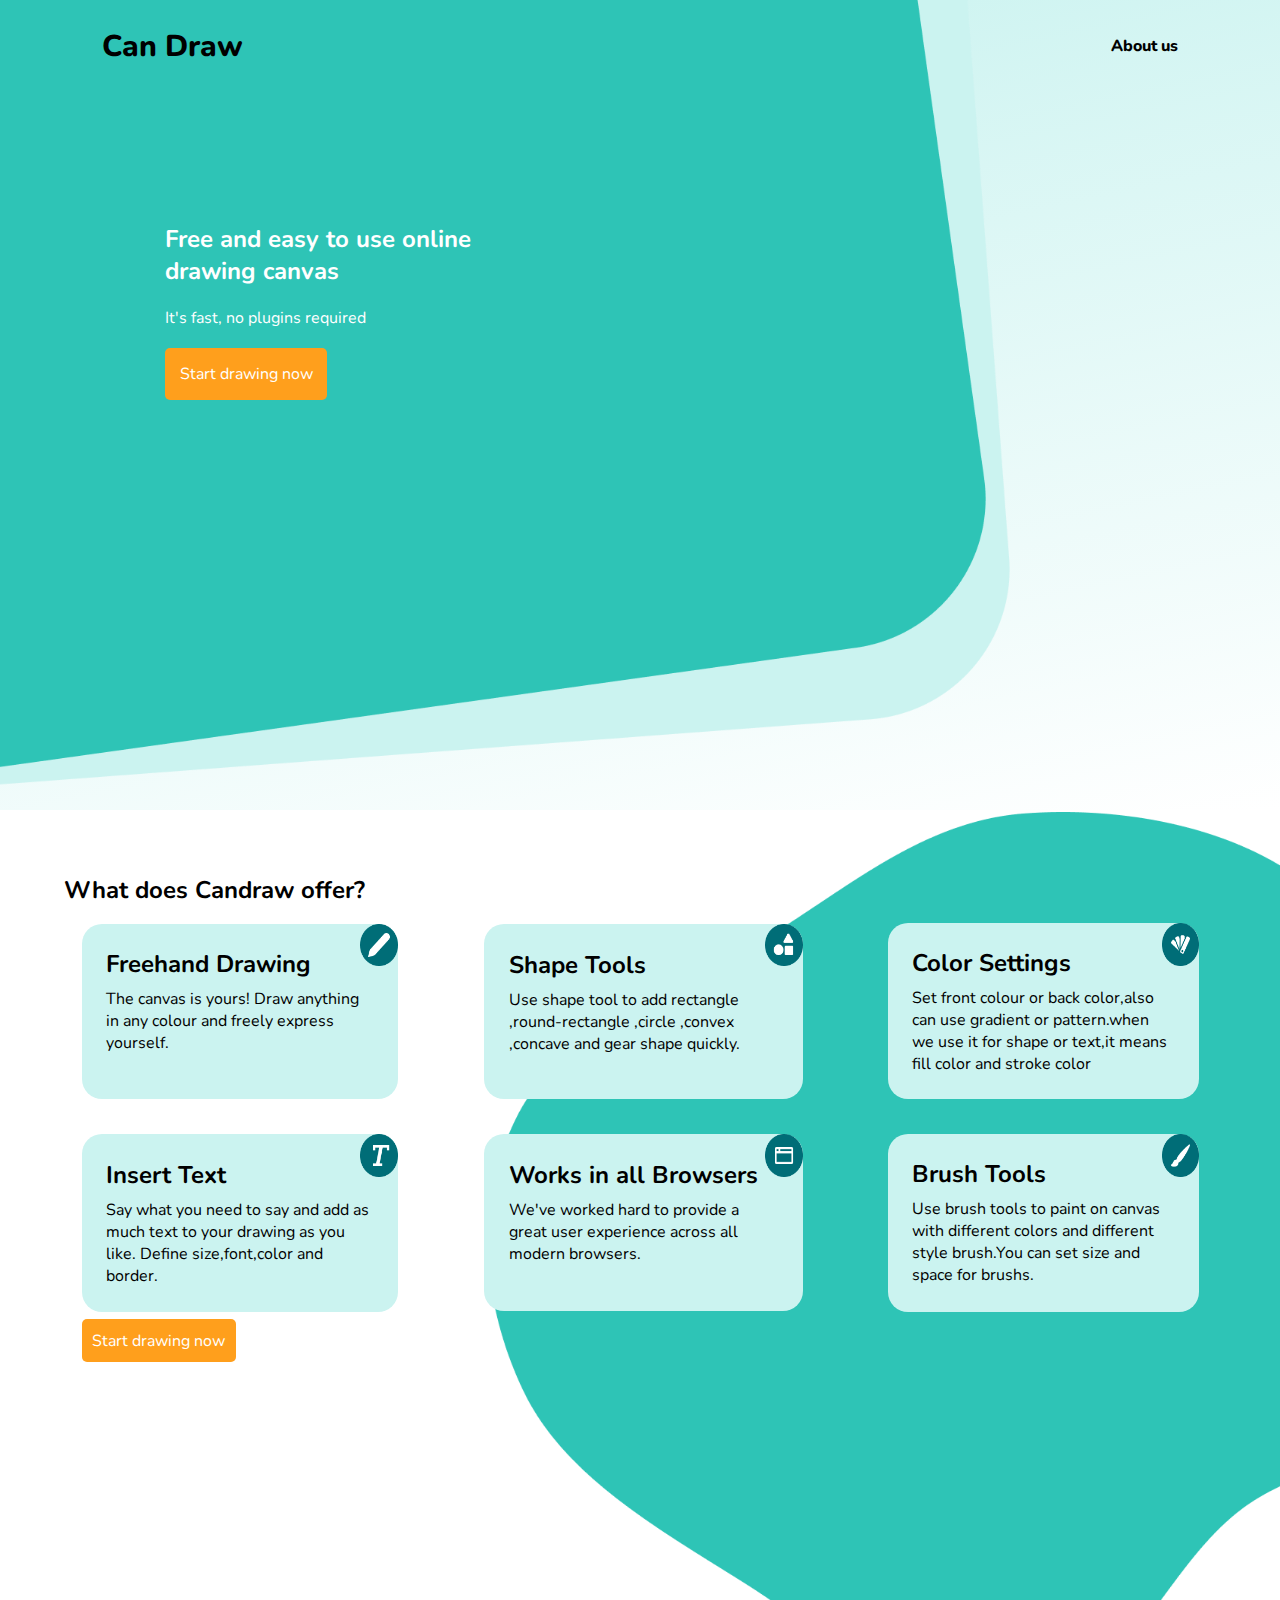
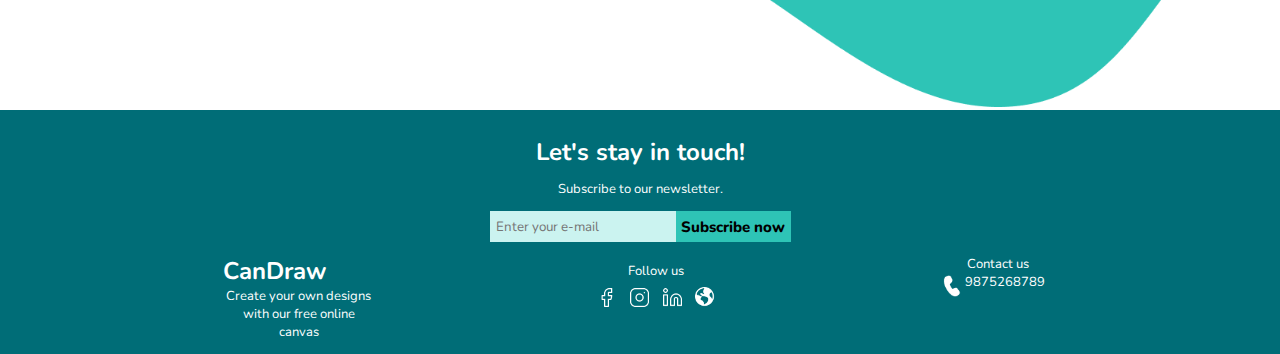
<file: WT/index.html>
<!DOCTYPE html>
<html lang="en">
<head>
    <meta charset="UTF-8">
    <meta http-equiv="X-UA-Compatible" content="IE=edge">
    <meta name="viewport" content="width=device-width, initial-scale=1.0">
    <title>CanDraw</title>
    <link rel="stylesheet" href="css/style.css">
</head>
<body>
<div class="background">
<div class="image">
<header>
<div class='left'>
    <p>Can Draw</p>
</div>
<div class='right'>
<ul>
    <li><a href="aboutus.html">About us</a></li>
</ul>
</div>
</header>
<div class='middle'>
<div class="text">
    <h2>Free and easy to use online  drawing canvas</h2>
    <p>It's fast, no plugins required</p>
    <a class="btn" href="web.html">Start drawing now</a>
</div >
<div class="videobox">
    <iframe width="100%" height="100%" src="https://www.youtube.com/embed/HewfW2cR-Ec" title="YouTube video player" frameborder="0" allow="accelerometer; autoplay; clipboard-write; encrypted-media; gyroscope; picture-in-picture" allowfullscreen></iframe>
</div>
</div>
</div>
</div>
<div class="offersview">
<h2>What does Candraw offer?</h2>
<div class='body'>
    <div class='drawing grid' >
        <img src="./img/pen_freehand.png" class="icons"> 
        <h2>Freehand Drawing</h2>
        <p>The canvas is yours! Draw anything in any colour  and freely express yourself.</p>
    </div>
    <div class='Tools grid'>
        <img src="./img/shapetools.png" class="icons"> 
        <h2>Shape Tools</h2>
        <p>Use shape tool to add rectangle ,round-rectangle ,circle ,convex ,concave and gear shape quickly.</p>
    </div>
    <div class='Color_Settings grid'>
        <img src="./img/colours.png" class="icons"> 
        <h2>Color Settings</h2>
        <p>Set front colour or back color,also can use gradient or pattern.when we use it for shape or text,it means fill color and stroke color</p>
    </div>
    <div class='Insert_Text grid'>
        <img src="./img/inserttext.png" class="icons"> 
        <h2>Insert Text</h2>
        <p>Say what you need to say and add as much text to your drawing as you like. Define size,font,color and border.</p>
    </div>
    <div class='Works_in_all_Browsers grid'>
        <img src="./img/browsers.png" class="icons"> 
        <h2>Works in all Browsers</h2>
        <p>We've worked hard to provide a great user experience across all modern browsers.</p>
    </div>
    <div class='Brush_Tools grid'>
        <img src="./img/brush.png" class="icons"> 
        <h2>Brush Tools</h2>
        <p>Use brush tools to paint on canvas with different colors and different style brush.You can set size and space for brushs.</p>
    </div>
    <div>
        <a class="btn" href="web.html">Start drawing now</a>
    </div>
</div> 
</div>
<footer>
    <h2 id="first">Let's stay in touch!</h2>
    <p>Subscribe to our newsletter.</p>
    <form>
        <input type="text" id="text" placeholder='Enter your e-mail'>
        <div class="submit" onclick=" ">Subscribe now</div>
    </form>
    <div class="footer">
    <div class="foot">
         <h2>CanDraw</h2>
         <p>Create your own designs with our free online canvas</p>
    </div>
    <div class="social">
        <div class="txt">
        <p>Follow us</p>
        </div>
        <div class="img">
        <a href="https://www.facebook.com/" target="_blank" ><img src="img/facebook.png" class='shapes'></a>
       <a href="https://www.instagram.com"target="_blank" ><img src="img/instagram.png" class="shapes"></a>
       <a href="https://in.linkedin.com" target="_blank"><img src="img/linkedin.png"  class="shapes"></a>
       <a href="https://www.wikipedia.com" target="_blank"><img src="img/website.png"  class="shapes"></a>
    </div>
    </div>
    <div class='Contact'>
        <p>Contact us</p>
        <div class='call'>
        <img src="img/call.png">
        <p>9875268789</p>
    </div>
    </div>
    </div>
</footer>
</body>
</html>
</file>
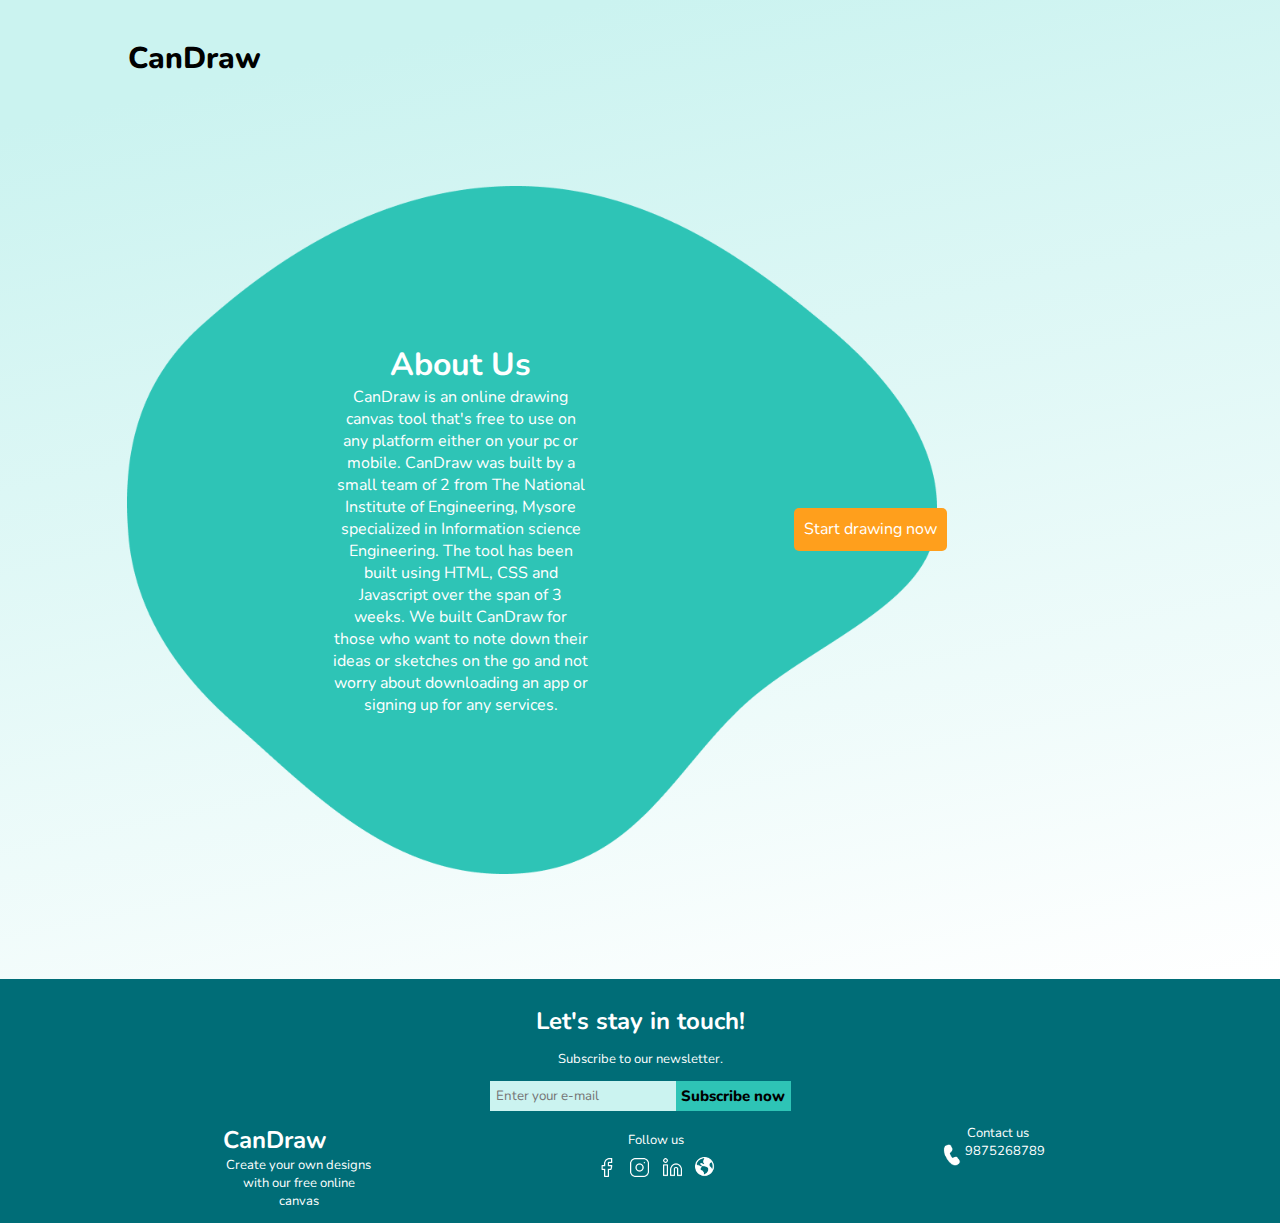
<file: WT/aboutus.html>
<!DOCTYPE html>
<html lang="en">

<head>
    <meta charset="UTF-8">
    <meta http-equiv="X-UA-Compatible" content="IE=edge">
    <meta name="viewport" content="width=device-width, initial-scale=1.0">
    <title>Document</title>
    <link rel="stylesheet" href="css/aboutus.css">
</head>

<body>
    <div class="image">
        <div class="left">
            <header>
                <h2>CanDraw</h2>
            </header>
        </div>

        <div class="middle">
            <div class="con">
            <div class="writing">
                <h1>About Us</h1>
            <p>
                CanDraw is an online drawing canvas tool that's free to use on any platform either on your pc or mobile.
                CanDraw was built by a small team of 2 from The National Institute
                of Engineering, Mysore specialized in Information science Engineering. The tool has been built using
                HTML, CSS and Javascript over the span of 3 weeks. We built CanDraw
                for those who want to note down their ideas or sketches on the go and not worry about downloading an app
                or signing up for any services.
            </p>
            </div>
            <a class="btn" href="web.html">Start drawing now</a>
            </div>
        </div>
    </div>
    <footer>
        <h2 id="first">Let's stay in touch!</h2>
        <p>Subscribe to our newsletter.</p>
        <form>
            <input type="text" id="text" placeholder='Enter your e-mail'>
            <div class="submit" onclick=" ">Subscribe now</div>
        </form>
        <div class="footer">
            <div class="foot">
                <h2>CanDraw</h2>
                <p>Create your own designs with our free online canvas</p>
            </div>
            <div class="social">
                <div class="txt">
                    <p>Follow us</p>
                </div>
                <div class="img">
                    <a href="https://www.facebook.com/" target="_blank"><img src="img/facebook.png" class='shapes'></a>
                    <a href="https://www.instagram.com" target="_blank"><img src="img/instagram.png" class="shapes"></a>
                    <a href="https://in.linkedin.com" target="_blank"><img src="img/linkedin.png" class="shapes"></a>
                    <a href="https://www.wikipedia.com" target="_blank"><img src="img/website.png" class="shapes"></a>
                </div>
            </div>
            <div class='Contact'>
                <p>Contact us</p>
                <div class='call'>
                    <img src="img/call.png">
                    <p>9875268789</p>
                </div>
            </div>
        </div>
    </footer>

</body>

</html>
</file>
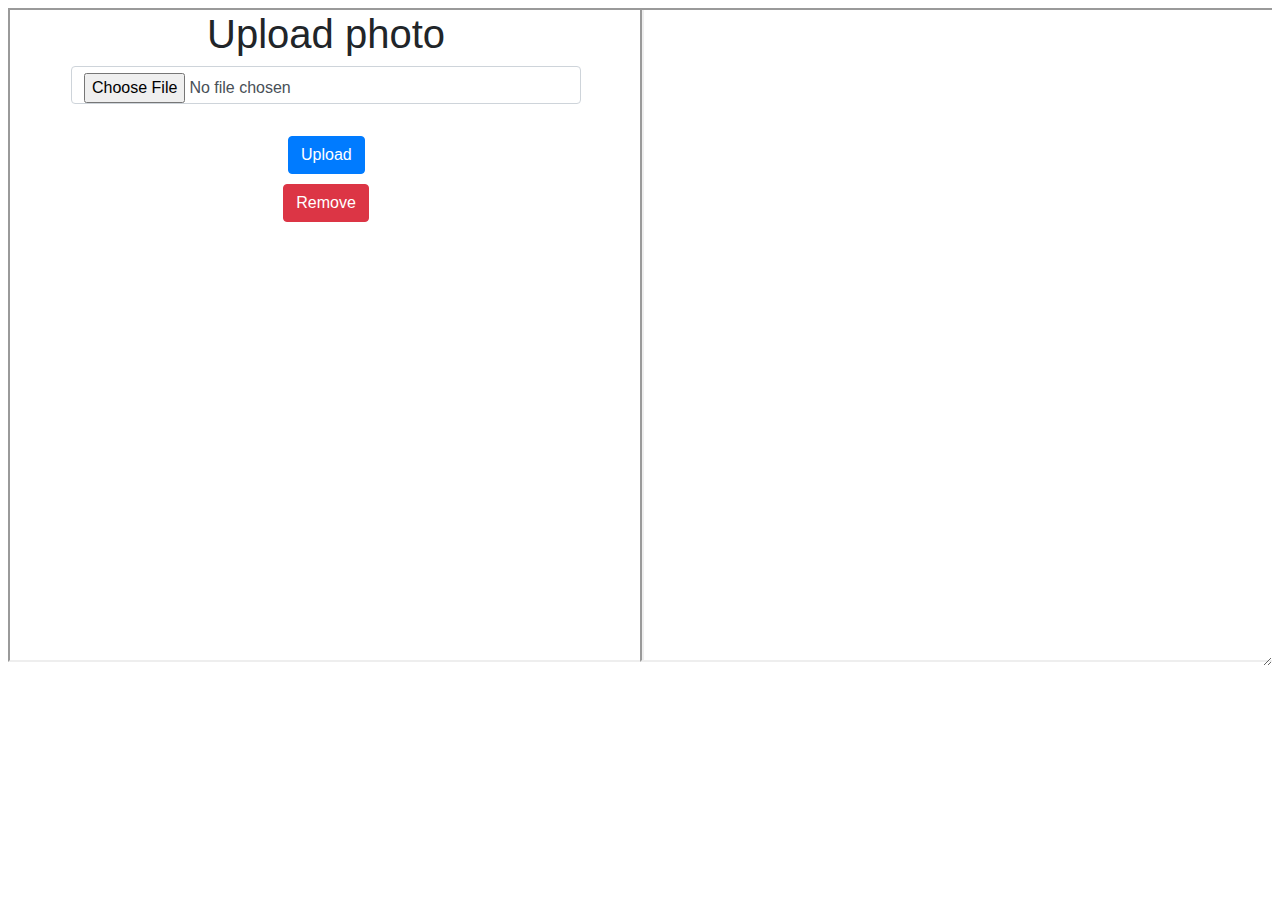
<file: WT/web.html>
<!DOCTYPE html>
<html>
<head>
    <title>Split window</title>
    <meta charset="utf-8" />
    <link rel="stylesheet" href="css/web.css">
</head>
<body>
    <div class="main">
        <div class="leftbox">
            <iframe src = "new/new.html" width = "100%" height="650"></iframe>
        </div>
        <div class="rightbox">
            <iframe src = "https://carstenschaefer.github.io/DrawerJs/examples/fullscreen/" width = "100%" height="650" ></iframe>
        </div>
    </div>
</body>
</html>
</file>
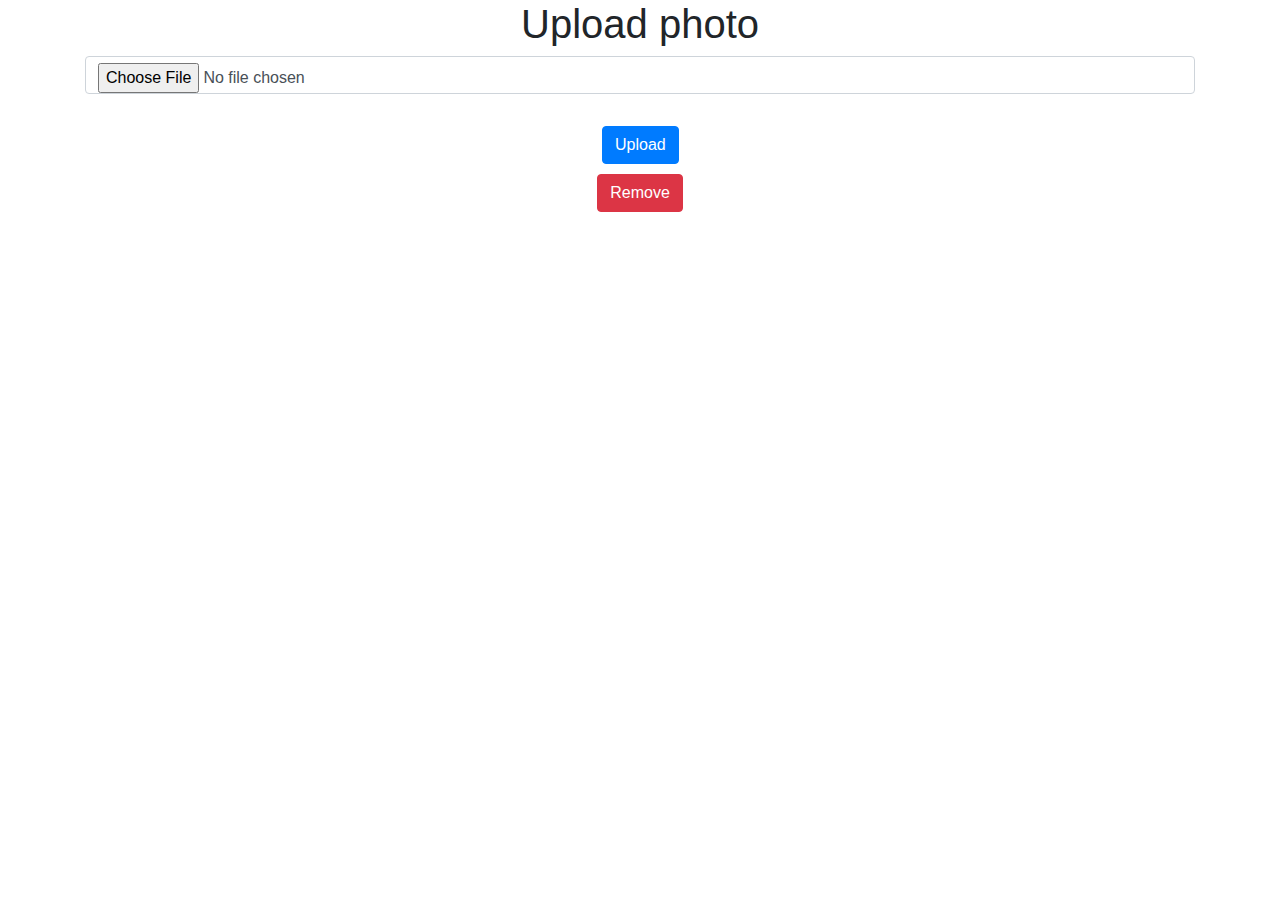
<file: WT/new/new.html>
<!DOCTYPE html>
<html lang="en">
<head>
    <meta charset="UTF-8">
    <meta http-equiv="X-UA-Compatible" content="IE=edge">
    <meta name="viewport" content="width=device-width, initial-scale=1.0">
    <title>Document</title>
    <link rel="stylesheet" href="https://stackpath.bootstrapcdn.com/bootstrap/4.4.1/css/bootstrap.min.css" >
    <style>
        img{
            height: 250px;
            border-radius: 10px;
            box-shadow: 0 0 1.2em rgba(0,0,0,0.25);
            margin: 50px;
        }
        .form-group{
            display: flex;
            justify-content: center;
        }
        .upload{
            position: relative;
            left: calc(50% - 38px);
            margin-bottom: 10px;
        }
    </style>
</head>
<body>
    <div class="container">
        <h1 style="text-align: center;">Upload photo</h1>
        <form id="form" enctype="multipart/form-data" method="POST">
            <div class="form-group">
                <input type="file" class="form-control" id="image">
            </div>
    <div class="form-group">
    <div id="result"></div>
    </div>
    <button class="upload btn btn-primary">Upload</button>
    </form>
    <div style="
    display: flex;
    justify-content: center;
    "> <button onclick="remove()" class="btn btn-danger">Remove</button></div>
    </div>
    <script src="new.js"></script>
</body>
</html>
</file>
<file: WT/css/style.css>
@import url('https://fonts.googleapis.com/css2?family=Nunito:wght@200&display=swap');
*{
    box-sizing: border-box;
    padding: 0;
    margin: 0;
    text-decoration: none;
    font-family: 'Nunito', sans-serif;
}
header{
    display: flex;
    justify-content: space-between;
    align-items: center;
    padding: 2% 8%;

}
.background{
    background-image: linear-gradient(168.29deg, #CBF3F0 10.16%, white);
}
.btn{
    color: white;
    background-color: #ff9f1c;
    border-radius: 5px;
    padding: 3%;
}
.image{
    background-image: url("../img/Landing-page-rect.png");
    background-size: contain;
    background-repeat: no-repeat;
    height: 90vh;
}
.left p{
    font-size: 30px;
    font-weight: 800;
}
.right ul{
    list-style: none;
}
.right ul li a{
    display: inline-block;
    color:black;
    font-weight: 800;
}   
.middle{
    position: relative;
    top: 15%;
    display: flex;
    flex-direction: row;
    justify-content: center;
}
.text{
    color: white;
    display: flex;
    flex-direction: column;
}
.text h2{
    padding: 2%;
    padding-left: 10%;
    padding-right: 10%;
}
.text p{
    padding: 2%;
    padding-left: 10%;
    padding-right: 10%;
}
.text a {
    margin: 2%;
    margin-left: 10%;
    margin-right: 10%;
    width: fit-content;
}
iframe{
    border-radius: 50px;
}
.videobox{
    width: 560px;
    height: 315px;
}
.body{
    display: grid;
    grid-column-gap: 50px;
    grid-template-columns: auto auto auto;
}
.body div a{
    margin: 5%;
}
.grid{
    padding: 7%;
    border-radius: 20px;
    margin: 5%;
    background-color: #CBF3F0;
    position: relative;
}
.grid h2{
    padding-bottom: 3%;
}
.offers_view h2{
    padding-left: 2%;
    font-weight: bold;
}
.offersview{
    padding: 5%;
    background-image: url("../img/blob-middle.png");
    background-repeat: no-repeat;
    background-position: right;
    height: 100vh;
    background-size: 88vh;
}
.icons{
    height: 24%;
    width: 12%;
    position: absolute;
    top:0px;
    right: 0px;

}
footer{
    background-color:rgba(0, 109, 119, 1);
    
}
#first{
    text-align: center;
    color: white;
    padding-top: 2%;
}
footer p{
    color: white;
    text-align: center;
    font-size: small;
    
}
footer form{
    text-align: center;
}
#text{
    background-color: #CBF3F0;
}
#button{
    background-color: #2EC4B6;
    text-align: center;
    font-weight: 800;
}
.footer{
    display: flex;
    flex-direction: row;
    justify-content: space-evenly;
    padding: 1%;
}

.foot{
    color: white;
    width: 12%;

}
.social{
 display: flex;
 flex-direction: column;
 

}
.txt{
    padding: 5%;
}

.img{
    display: flex;
    flex-direction: row;
    justify-content: space-evenly;
    text-align: center;


}
.shapes{
    height: 50%;
}
.call{
    display: flex;
    flex-direction: row;
    width: 10%;
    height: 30%;
}
footer>p{
    padding: 1%;
}
footer>form>input{
    border: none;
    padding: 0.5%;
    margin: none;
}
footer form{
    display: flex;
    flex-direction: row;
    justify-content: center;
    align-items: center;
    font-weight: 800;
    font-size: 15px;
}
.submit{
    text-align: center;
    color:black;
    padding: 0.4%;
    background-color: #2EC4B6;

}
.submit:hover{
 cursor: pointer;   
}
.img:hover{
    cursor: pointer;
}
@media only screen and (max-width: 900px) {
  .body{
    display: grid;
    grid-column-gap: 50px;
    grid-template-columns: auto;
}

.videobox{
    position: absolute;
    top: 50%;
    width: 80%;
    height: 26%;
}
.text{
    margin-top: 10%;
}
.middle{
    position:unset;
}
.image{
    height: 80vh;
}
.offersview{
    background-position-y: 20vh;
    height: fit-content;
    background-size: 140vh;
}
.footer{
    flex-direction: column;
}
.foot{
    width: 100%;
}
.foot>h2{
    text-align: center;
}
.img{
    padding: 1%;
}
.foot>p{
    text-align: center;
    padding: 2%;
}
.txt>p{
    padding: 2%;
}
.call{
    display: inline;

}
.call img{
    position: relative;
    left: 45%;
}
.call p{
    text-align: center;
}
}
</file>
<file: WT/css/aboutus.css>
@import url('https://fonts.googleapis.com/css2?family=Nunito:wght@200&display=swap');
*{
    box-sizing: border-box;
    padding: 0;
    margin: 0;
    text-decoration: none;
    font-family: 'Nunito', sans-serif;
}
.left h2{
    font-size: 30px;
    font-weight: 800;
    padding-left: 10%;
    padding-top: 3%;
    
}
.image{
    background-image: linear-gradient(168.29deg, #CBF3F0 10.16%, white);
}
.middle{
    display: flex;
    justify-content: space-evenly;
    align-items: center;
    text-align: center;
    background-image: url("../img/aboutus.png");
    background-repeat: no-repeat;
    height: 100vh;
    background-size: 90vh;
    background-position-x: 27%;
    background-position-y: center;
    

}
.writing{
    width: 25%;
}
.con{
    padding: 10%;
    display: flex;
    justify-content: space-evenly;
    align-items: center;
    text-align: center;
    flex-direction: row;
}
.middle p{
    color:white;
    
}
.writing h1{
    color: white;

}
.btn{
    color: white;
    background-color: #ff9f1c;
    border-radius: 5px;
    padding: 1%;
}
footer{
    background-color:rgba(0, 109, 119, 1);
    
}
#first{
    text-align: center;
    color: white;
    padding-top: 2%;
}
footer p{
    color: white;
    text-align: center;
    font-size: small;
    
}
footer form{
    text-align: center;
}
#text{
    background-color: #CBF3F0;
}
#button{
    background-color: #2EC4B6;
    text-align: center;
    font-weight: 800;
}
.footer{
    display: flex;
    flex-direction: row;
    justify-content: space-evenly;
    padding: 1%;
}

.foot{
    color: white;
    width: 12%;

}
.social{
 display: flex;
 flex-direction: column;
 

}
.txt{
    padding: 5%;
}

.img{
    display: flex;
    flex-direction: row;
    justify-content: space-evenly;
    text-align: center;


}
.shapes{
    height: 50%;
}
.call{
    display: flex;
    flex-direction: row;
    width: 10%;
    height: 30%;
}
footer>p{
    padding: 1%;
}
footer>form>input{
    border: none;
    padding: 0.5%;
    margin: none;
}
footer form{
    display: flex;
    flex-direction: row;
    justify-content: center;
    align-items: center;
    font-weight: 800;
    font-size: 15px;
}
.submit{
    text-align: center;
    color:black;
    padding: 0.4%;
    background-color: #2EC4B6;

}
.submit:hover{
 cursor: pointer;   
}
.img:hover{
    cursor: pointer;
}
@media only screen and (max-width: 900px) {
    .con{
        flex-direction: column;
        background-size: auto;
    }
    .writing{
        width: 88%;
        padding-top: 35%;
    }
    .btn{
        margin-top: 50%;
    }
    .footer{
        flex-direction: column;
    }
    .foot{
        width: 100%;
    }
    .foot>h2{
        text-align: center;
    }
    .img{
        padding: 1%;
    }
    .foot>p{
        text-align: center;
        padding: 2%;
    }
    .txt>p{
        padding: 2%;
    }
    .call{
        display: inline;
    
    }
    .call img{
        position: relative;
        left: 45%;
    }
    .call p{
        text-align: center;
    }
    }
</file>
<file: WT/css/web.css>
.leftbox{
    float:left;
    width:50%;
    height:100%;
}
.rightbox{
    float:right;
    width:50%;
    height:100%;
}
.main {
    resize: both;
    overflow: auto;
  }
  @media only screen and (max-width: 900px) {
  .main{
display: flex !important;
flex-direction: column !important;
 }
 .leftbox{
     width: 100% !important;
 }
 .rightbox{
     width: 100% !important;
 }
}
</file>
